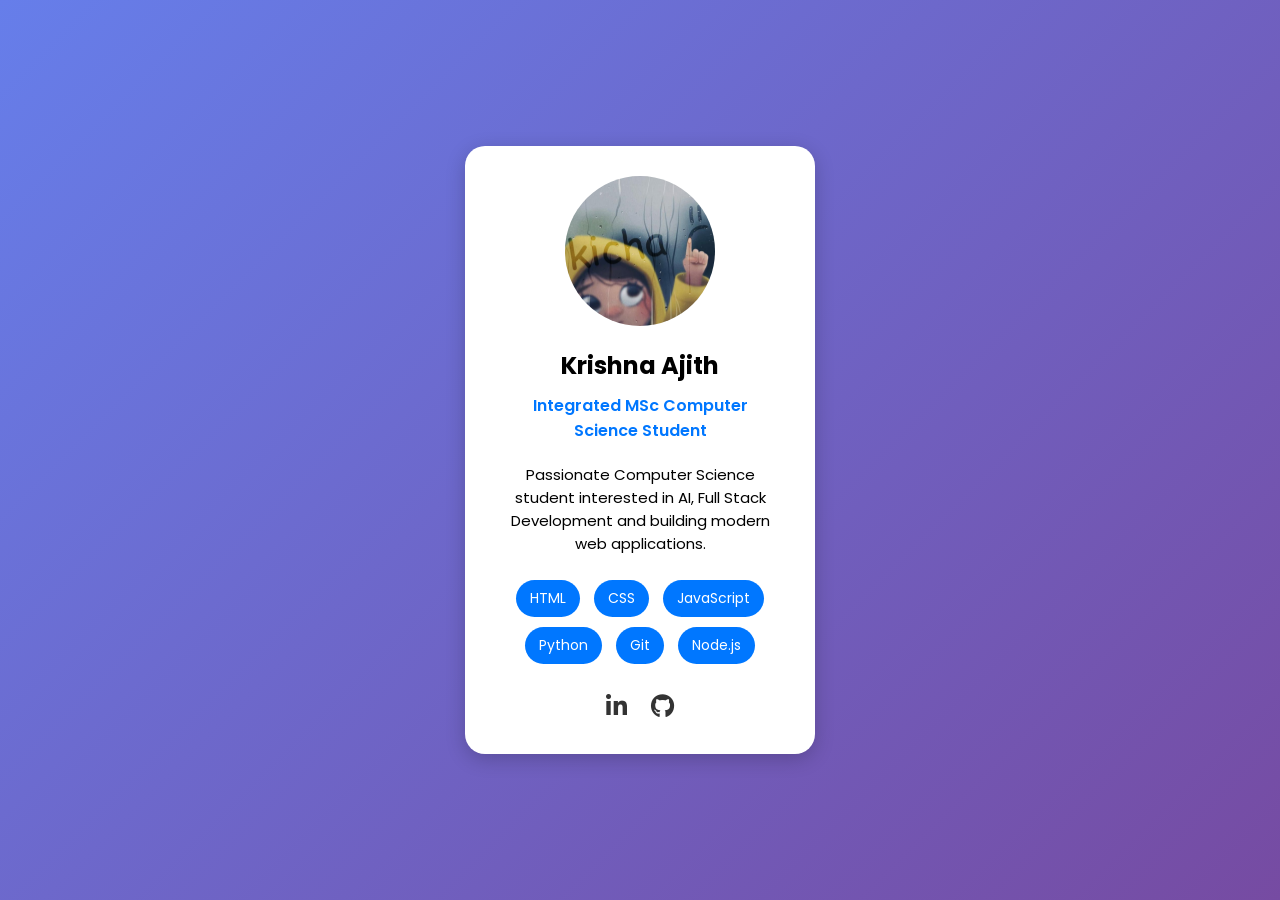
<file: Week-1-Profile Card/index.html>
<!DOCTYPE html>
<html lang="en">

<head>
    <meta charset="UTF-8">
    <meta name="viewport" content="width=device-width, initial-scale=1.0">
    <title>Digital Profile Card</title>
    <link rel="stylesheet" href="style.css">
    <link rel="preconnect" href="https://fonts.googleapis.com">

    <link rel="preconnect" href="https://fonts.gstatic.com" crossorigin>

    <link href="https://fonts.googleapis.com/css2?family=Poppins:wght@300;400;600&display=swap" rel="stylesheet">
    <link rel="stylesheet" href="https://cdnjs.cloudflare.com/ajax/libs/font-awesome/6.5.2/css/all.min.css">
</head>

<body>
    <div class="card">
        <div class="card-header">
            <img src="images/profile.png" alt="Profile Picture">
        </div>
        <div class="card-body">
            <h2>Krishna Ajith </h2>
            <p class="role">
                Integrated MSc Computer Science Student
            </p>
            <p class="bio">

                Passionate Computer Science student interested in
                AI, Full Stack Development and building modern web
                applications.

            </p>
            <ul class="skills">

                <li>HTML</li>

                <li>CSS</li>

                <li>JavaScript</li>

                <li>Python</li>

                <li>Git</li>

                <li>Node.js</li>

            </ul>
            <div class="socials">
                <a href="https://www.linkedin.com/in/krishna-ajith-902518289/"><i class="fab fa-linkedin-in"></i></a>
                <a href="https://github.com/krishnajithkicha"><i class="fab fa-github"></i></a>
            </div>
        </div>

</body>

</html>
</file>
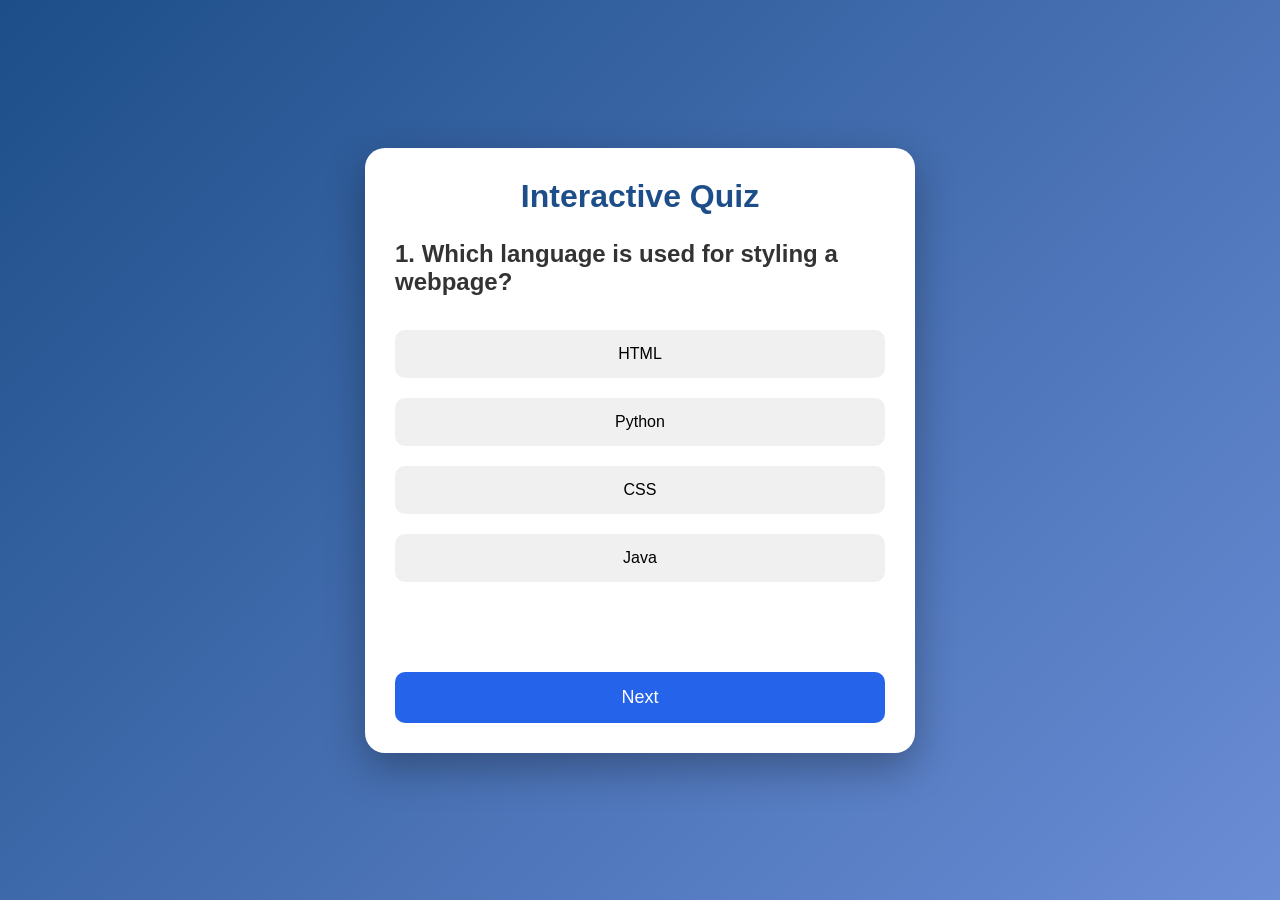
<file: Week-2-Interactive Quiz/index.html>
<!DOCTYPE html>
<html lang="en">

<head>
    <meta charset="UTF-8">
    <meta name="viewport" content="width=device-width, initial-scale=1.0">
    <title>Interactive Quiz App</title>

    <link rel="stylesheet" href="style.css">
</head>

<body>

    <div class="quiz-container">

        <h1>Interactive Quiz</h1>

        <h2 id="question"></h2>

        <div id="answers"></div>

        <p id="feedback"></p>

        <button id="next-btn">Next</button>

    </div>

    <script src="script.js"></script>

</body>

</html>
</file>
<file: Week-1-Profile Card/style.css>
*{

margin:0;

padding:0;

box-sizing:border-box;

}
body{

font-family:'Poppins',sans-serif;

display:flex;

justify-content:center;

align-items:center;

height:100vh;

background:linear-gradient(135deg, #667eea 0%, #764ba2 100%);

}
.card{

width:350px;

background:#fff;

padding:30px;

border-radius:20px;

box-shadow:0 5px 20px rgba(0,0,0,0.2);

text-align:center;

transition: transform 0.3s ease, box-shadow 0.3s ease;

}
.card:hover{

transform: translateY(-10px);

box-shadow:0 15px 30px rgba(0,0,0,0.25);

}
.card img{

width:150px;

height:150px;

border-radius:50%;

object-fit:cover;

margin-bottom:15px;

}.role{

color:#0077ff;

margin:10px;

font-weight:600;

}.bio{

font-size:15px;

color:black;

margin:20px 0;

}.skills{

list-style:none;

}.skills li{

display:inline-block;

background:#0077ff;

color:white;

padding:8px 14px;

border-radius:20px;

margin:5px;

font-size:14px;

}.socials{

margin-top:20px;

}.socials a{

color:#333;

font-size:24px;

margin:10px;

transition:0.3s;

text-decoration:none;

}.socials a:hover{

color:#0077ff;

}
</file>
<file: Week-2-Interactive Quiz/style.css>
*{
    margin:0;
    padding:0;
    box-sizing:border-box;
}

body{

    font-family:Segoe UI,sans-serif;
    background:linear-gradient(135deg,#1d4e89,#6b8dd6);
    height:100vh;
    display:flex;
    justify-content:center;
    align-items:center;

}

.quiz-container{

    width:550px;
    background:white;
    padding:30px;
    border-radius:20px;
    box-shadow:0 15px 40px rgba(0,0,0,.3);

}

h1{

    text-align:center;
    margin-bottom:25px;
    color:#1d4e89;

}

#question{

    margin-bottom:20px;
    color:#333;
    min-height:60px;

}

#answers button{

    width:100%;
    padding:15px;
    margin:10px 0;
    border:none;
    border-radius:10px;
    cursor:pointer;
    background:#f0f0f0;
    font-size:16px;
    transition:.3s;

}

#answers button:hover{

    background:#dbeafe;

}

.correct{

    background:#22c55e!important;
    color:white;

}

.wrong{

    background:#ef4444!important;
    color:white;

}

#feedback{

    text-align:center;
    font-size:18px;
    font-weight:bold;
    margin:20px 0;
    min-height:30px;

}

#next-btn{

    width:100%;
    padding:15px;
    margin-top:10px;
    border:none;
    border-radius:10px;
    cursor:pointer;
    background:#2563eb;
    color:white;
    font-size:18px;
    transition:.3s;

}

#next-btn:hover{

    background:#1d4ed8;

}

/* Final Screen */

.final{

    text-align:center;

}

.circle{

    width:220px;
    height:220px;
    border-radius:50%;
    margin:20px auto;
    background:linear-gradient(135deg,#2563eb,#06b6d4);
    display:flex;
    flex-direction:column;
    justify-content:center;
    align-items:center;
    color:white;
    box-shadow:0 10px 30px rgba(0,0,0,.3);

}

.circle h1{

    font-size:60px;

}

.circle p{

    font-size:20px;

}

.final h2{

    margin:20px 0;
    color:#333;

}

.final button{

    padding:15px 35px;
    border:none;
    border-radius:30px;
    background:#16a34a;
    color:white;
    cursor:pointer;
    font-size:18px;

}

.final button:hover{

    background:#15803d;

}
</file>
